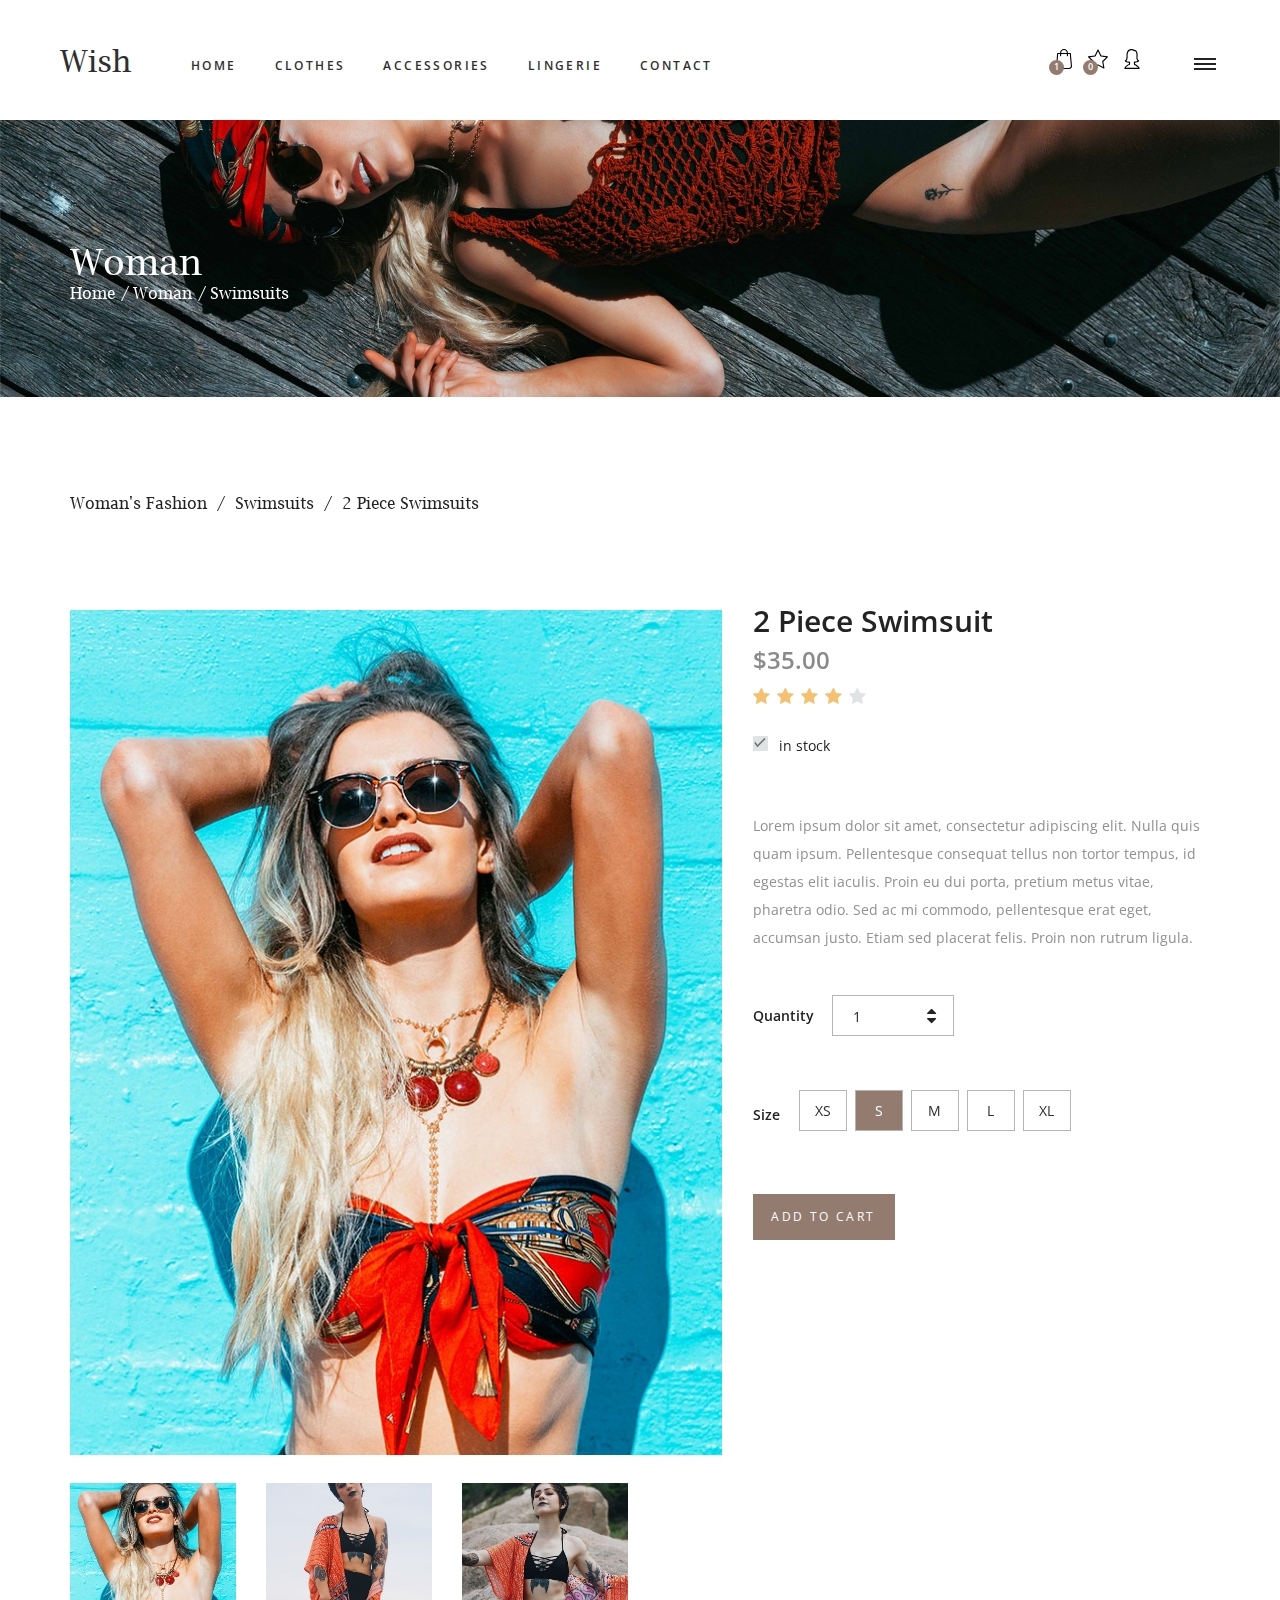
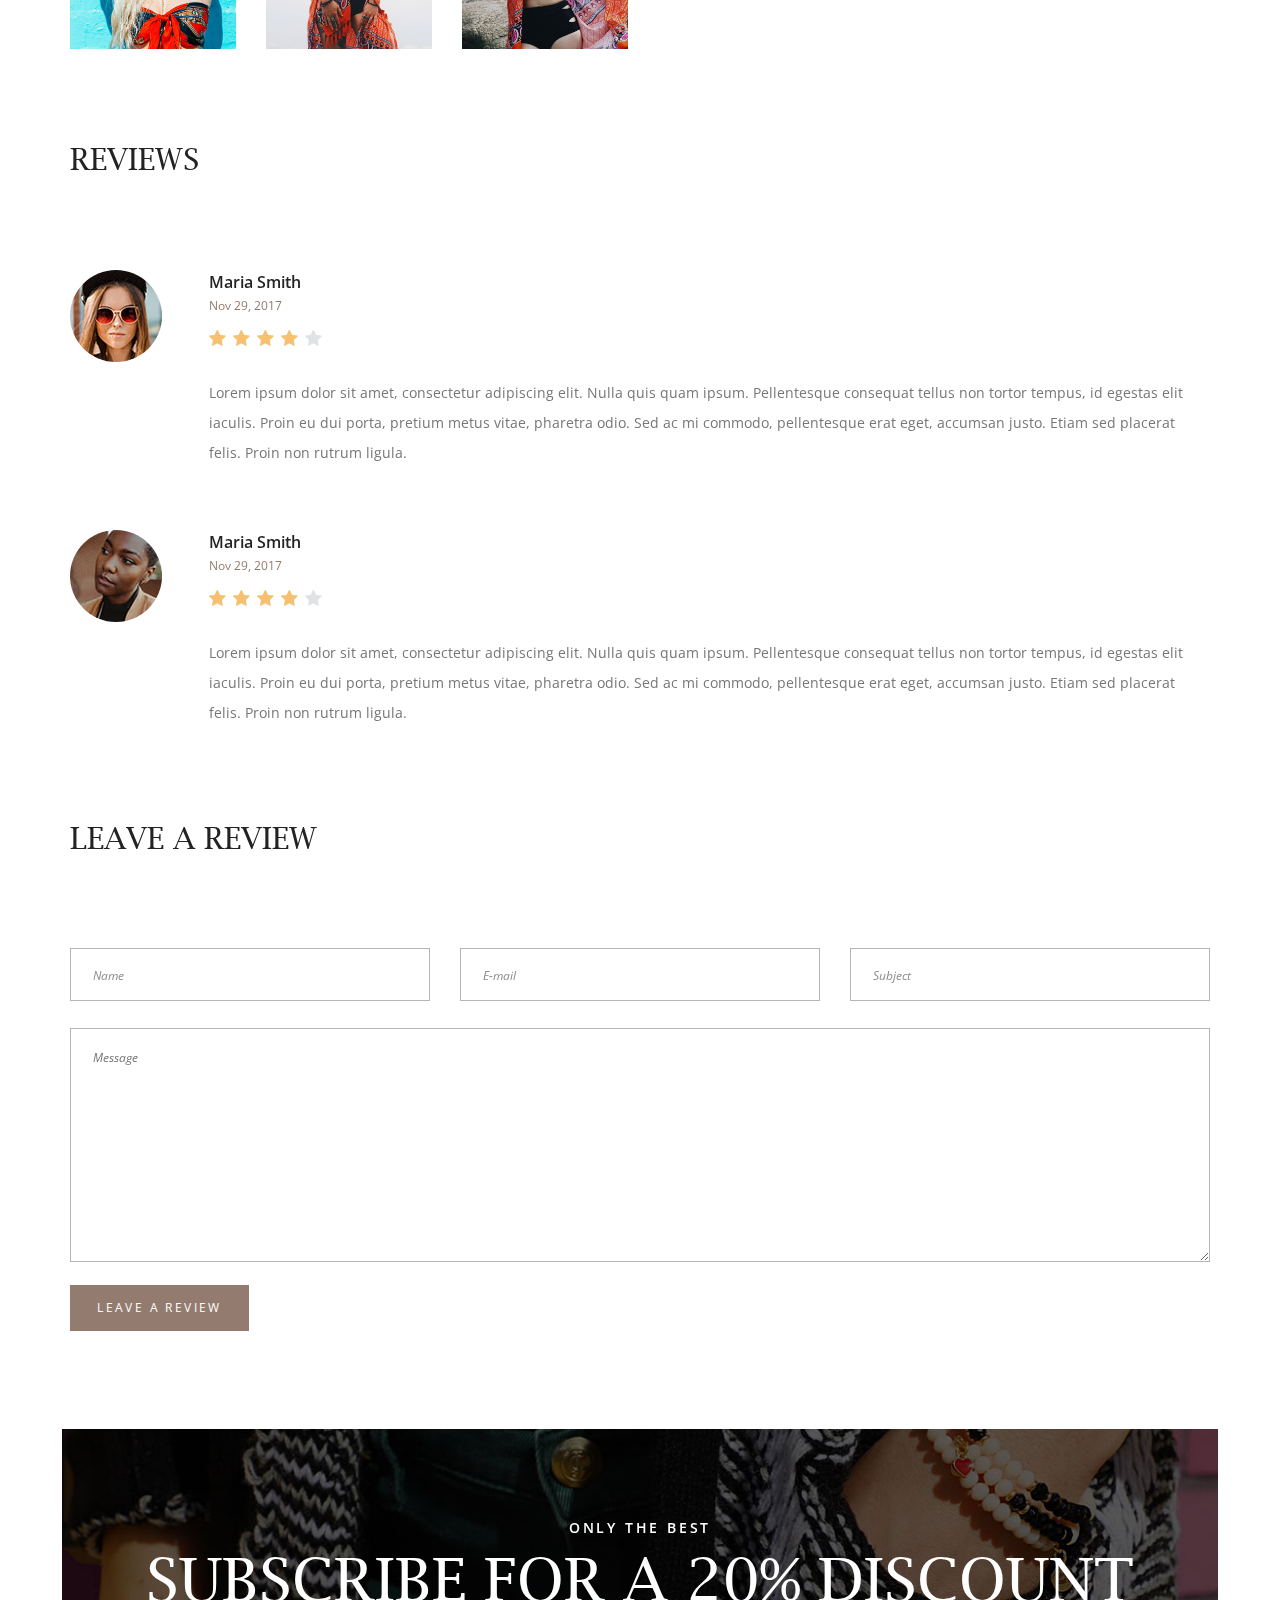
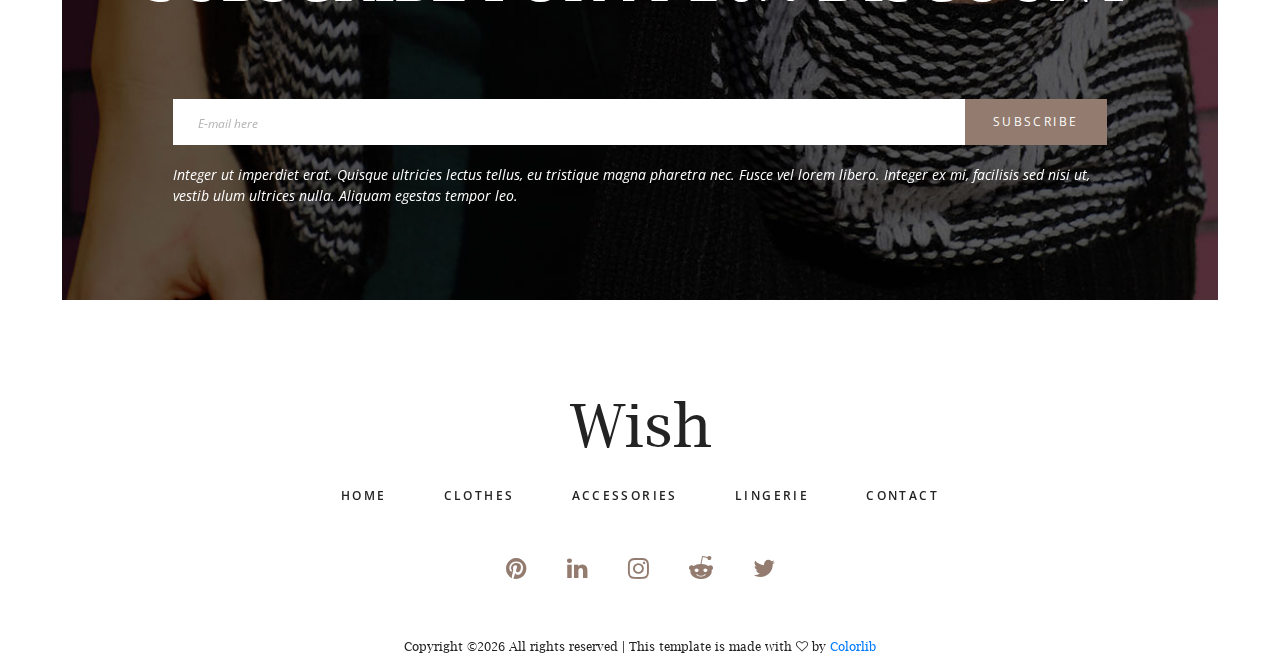
<file: product.html>
<!DOCTYPE html>
<html lang="en">
<head>
<title>Product</title>
<meta charset="utf-8">
<meta http-equiv="X-UA-Compatible" content="IE=edge">
<meta name="description" content="Wish shop project">
<meta name="viewport" content="width=device-width, initial-scale=1">
<link rel="stylesheet" type="text/css" href="styles/bootstrap4/bootstrap.min.css">
<link href="plugins/font-awesome-4.7.0/css/font-awesome.min.css" rel="stylesheet" type="text/css">
<link rel="stylesheet" type="text/css" href="styles/product.css">
<link rel="stylesheet" type="text/css" href="styles/product_responsive.css">
</head>
<body>

<div class="super_container">
	
	<!-- Header -->

	<header class="header">
		<div class="header_inner d-flex flex-row align-items-center justify-content-start">
			<div class="logo"><a href="#">Wish</a></div>
			<nav class="main_nav">
				<ul>
					<li><a href="index.html">home</a></li>
					<li><a href="categories.html">clothes</a></li>
					<li><a href="categories.html">accessories</a></li>
					<li><a href="categories.html">lingerie</a></li>
					<li><a href="contact.html">contact</a></li>
				</ul>
			</nav>
			<div class="header_content ml-auto">
				<div class="search header_search">
					<form action="#">
						<input type="search" class="search_input" required="required">
						<button type="submit" id="search_button" class="search_button"><img src="images/magnifying-glass.svg" alt=""></button>
					</form>
				</div>
				<div class="shopping">
					<!-- Cart -->
					<a href="#">
						<div class="cart">
							<img src="images/shopping-bag.svg" alt="">
							<div class="cart_num_container">
								<div class="cart_num_inner">
									<div class="cart_num">1</div>
								</div>
							</div>
						</div>
					</a>
					<!-- Star -->
					<a href="#">
						<div class="star">
							<img src="images/star.svg" alt="">
							<div class="star_num_container">
								<div class="star_num_inner">
									<div class="star_num">0</div>
								</div>
							</div>
						</div>
					</a>
					<!-- Avatar -->
					<a href="#">
						<div class="avatar">
							<img src="images/avatar.svg" alt="">
						</div>
					</a>
				</div>
			</div>

			<div class="burger_container d-flex flex-column align-items-center justify-content-around menu_mm"><div></div><div></div><div></div></div>
		</div>
	</header>

	<!-- Menu -->

	<div class="menu d-flex flex-column align-items-end justify-content-start text-right menu_mm trans_400">
		<div class="menu_close_container"><div class="menu_close"><div></div><div></div></div></div>
		<div class="logo menu_mm"><a href="#">Wish</a></div>
		<div class="search">
			<form action="#">
				<input type="search" class="search_input menu_mm" required="required">
				<button type="submit" id="search_button_menu" class="search_button menu_mm"><img class="menu_mm" src="images/magnifying-glass.svg" alt=""></button>
			</form>
		</div>
		<nav class="menu_nav">
			<ul class="menu_mm">
				<li class="menu_mm"><a href="index.html">home</a></li>
				<li class="menu_mm"><a href="#">clothes</a></li>
				<li class="menu_mm"><a href="#">accessories</a></li>
				<li class="menu_mm"><a href="#">lingerie</a></li>
				<li class="menu_mm"><a href="#">contact</a></li>
			</ul>
		</nav>
	</div>

	<!-- Home -->

	<div class="home">
		<div class="home_background parallax-window" data-parallax="scroll" data-image-src="images/product.jpg" data-speed="0.8"></div>
		<div class="container">
			<div class="row">
				<div class="col">
					<div class="home_container">
						<div class="home_content">
							<div class="home_title">Woman</div>
							<div class="breadcrumbs">
								<ul>
									<li><a href="index.html">Home</a></li>
									<li>Woman</li>
									<li>Swimsuits</li>
								</ul>
							</div>
						</div>
					</div>
				</div>
			</div>
		</div>
	</div>

	<!-- Product -->

	<div class="product">
		<div class="container">
			<div class="row">
				<div class="col">
					<div class="current_page">
						<ul>
							<li><a href="categories.html">Woman's Fashion</a></li>
							<li><a href="categories.html">Swimsuits</a></li>
							<li>2 Piece Swimsuits</li>
						</ul>
					</div>
				</div>
			</div>
			<div class="row product_row">

				<!-- Product Image -->
				<div class="col-lg-7">
					<div class="product_image">
						<div class="product_image_large"><img src="images/product_image_1.jpg" alt=""></div>
						<div class="product_image_thumbnails d-flex flex-row align-items-start justify-content-start">
							<div class="product_image_thumbnail" style="background-image:url(images/product_image_1.jpg)" data-image="images/product_image_1.jpg"></div>
							<div class="product_image_thumbnail" style="background-image:url(images/product_image_2.jpg)" data-image="images/product_image_2.jpg"></div>
							<div class="product_image_thumbnail" style="background-image:url(images/product_image_4.jpg)" data-image="images/product_image_4.jpg"></div>
						</div>
					</div>
				</div>

				<!-- Product Content -->
				<div class="col-lg-5">
					<div class="product_content">
						<div class="product_name">2 Piece Swimsuit</div>
						<div class="product_price">$35.00</div>
						<div class="rating rating_4" data-rating="4">
							<i class="fa fa-star"></i>
							<i class="fa fa-star"></i>
							<i class="fa fa-star"></i>
							<i class="fa fa-star"></i>
							<i class="fa fa-star"></i>
						</div>
						<!-- In Stock -->
						<div class="in_stock_container">
							<div class="in_stock in_stock_true"></div>
							<span>in stock</span>
						</div>
						<div class="product_text">
							<p>Lorem ipsum dolor sit amet, consectetur adipiscing elit. Nulla quis quam ipsum. Pellentesque consequat tellus non tortor tempus, id egestas elit iaculis. Proin eu dui porta, pretium metus vitae, pharetra odio. Sed ac mi commodo, pellentesque erat eget, accumsan justo. Etiam sed placerat felis. Proin non rutrum ligula.</p>
						</div>
						<!-- Product Quantity -->
						<div class="product_quantity_container">
							<span>Quantity</span>
							<div class="product_quantity clearfix">
								<input id="quantity_input" type="text" pattern="[0-9]*" value="1">
								<div class="quantity_buttons">
									<div id="quantity_inc_button" class="quantity_inc quantity_control"><i class="fa fa-caret-up" aria-hidden="true"></i></div>
									<div id="quantity_dec_button" class="quantity_dec quantity_control"><i class="fa fa-caret-down" aria-hidden="true"></i></div>
								</div>
							</div>
						</div>
						<!-- Product Size -->
						<div class="product_size_container">
							<span>Size</span>
							<div class="product_size">
								<ul class="d-flex flex-row align-items-start justify-content-start">
									<li>
										<input type="radio" id="radio_1" name="product_radio" class="regular_radio radio_1">
										<label for="radio_1">XS</label>
									</li>
									<li>
										<input type="radio" id="radio_2" name="product_radio" class="regular_radio radio_2" checked>
										<label for="radio_2">S</label>
									</li>
									<li>
										<input type="radio" id="radio_3" name="product_radio" class="regular_radio radio_3">
										<label for="radio_3">M</label>
									</li>
									<li>
										<input type="radio" id="radio_4" name="product_radio" class="regular_radio radio_4">
										<label for="radio_4">L</label>
									</li>
									<li>
										<input type="radio" id="radio_5" name="product_radio" class="regular_radio radio_5">
										<label for="radio_5">XL</label>
									</li>
								</ul>
							</div>
							<div class="button cart_button"><a href="#">add to cart</a></div>
						</div>
					</div>
				</div>
			</div>

			<!-- Reviews -->

			<div class="row">
				<div class="col">
					<div class="reviews">
						<div class="reviews_title">reviews</div>
						<div class="reviews_container">
							<ul>
								<!-- Review -->
								<li class=" review clearfix">
									<div class="review_image"><img src="images/review_1.jpg" alt=""></div>
									<div class="review_content">
										<div class="review_name"><a href="#">Maria Smith</a></div>
										<div class="review_date">Nov 29, 2017</div>
										<div class="rating rating_4 review_rating" data-rating="4">
											<i class="fa fa-star"></i>
											<i class="fa fa-star"></i>
											<i class="fa fa-star"></i>
											<i class="fa fa-star"></i>
											<i class="fa fa-star"></i>
										</div>
										<div class="review_text">
											<p>Lorem ipsum dolor sit amet, consectetur adipiscing elit. Nulla quis quam ipsum. Pellentesque consequat tellus non tortor tempus, id egestas elit iaculis. Proin eu dui porta, pretium metus vitae, pharetra odio. Sed ac mi commodo, pellentesque erat eget, accumsan justo. Etiam sed placerat felis. Proin non rutrum ligula. </p>
										</div>
									</div>
								</li>
								<!-- Review -->
								<li class=" review clearfix">
									<div class="review_image"><img src="images/review_2.jpg" alt=""></div>
									<div class="review_content">
										<div class="review_name"><a href="#">Maria Smith</a></div>
										<div class="review_date">Nov 29, 2017</div>
										<div class="rating rating_4 review_rating" data-rating="4">
											<i class="fa fa-star"></i>
											<i class="fa fa-star"></i>
											<i class="fa fa-star"></i>
											<i class="fa fa-star"></i>
											<i class="fa fa-star"></i>
										</div>
										<div class="review_text">
											<p>Lorem ipsum dolor sit amet, consectetur adipiscing elit. Nulla quis quam ipsum. Pellentesque consequat tellus non tortor tempus, id egestas elit iaculis. Proin eu dui porta, pretium metus vitae, pharetra odio. Sed ac mi commodo, pellentesque erat eget, accumsan justo. Etiam sed placerat felis. Proin non rutrum ligula. </p>
										</div>
									</div>
								</li>
							</ul>
						</div>
					</div>
				</div>
			</div>

			<!-- Leave a Review -->

			<div class="row">
				<div class="col">
					<div class="review_form_container">
						<div class="review_form_title">leave a review</div>
						<div class="review_form_content">
							<form action="#" id="review_form" class="review_form">
								<div class="d-flex flex-md-row flex-column align-items-start justify-content-between">
									<input type="text" class="review_form_input" placeholder="Name" required="required">
									<input type="email" class="review_form_input" placeholder="E-mail" required="required">
									<input type="text" class="review_form_input" placeholder="Subject">
								</div>
								<textarea class="review_form_text" name="review_form_text" placeholder="Message"></textarea>
								<button type="submit" class="review_form_button">leave a review</button>
							</form>
						</div>
					</div>
				</div>
			</div>
		</div>		
	</div>

	<!-- Newsletter -->

	<div class="newsletter">
		<div class="newsletter_content">
			<div class="newsletter_image" style="background-image:url(images/newsletter.jpg)"></div>
			<div class="container">
				<div class="row">
					<div class="col">
						<div class="section_title_container text-center">
							<div class="section_subtitle">only the best</div>
							<div class="section_title">subscribe for a 20% discount</div>
						</div>
					</div>
				</div>
				<div class="row newsletter_container">
					<div class="col-lg-10 offset-lg-1">
						<div class="newsletter_form_container">
							<form action="#">
								<input type="email" class="newsletter_input" required="required" placeholder="E-mail here">
								<button type="submit" class="newsletter_button">subscribe</button>
							</form>
						</div>
						<div class="newsletter_text">Integer ut imperdiet erat. Quisque ultricies lectus tellus, eu tristique magna pharetra nec. Fusce vel lorem libero. Integer ex mi, facilisis sed nisi ut, vestib ulum ultrices nulla. Aliquam egestas tempor leo.</div>
					</div>
				</div>
			</div>
		</div>
	</div>

	<!-- Footer -->

	<footer class="footer">
		<div class="container">
			<div class="row">
				<div class="col text-center">
					<div class="footer_logo"><a href="#">Wish</a></div>
					<nav class="footer_nav">
						<ul>
							<li><a href="index.html">home</a></li>
							<li><a href="categories.html">clothes</a></li>
							<li><a href="categories.html">accessories</a></li>
							<li><a href="categories.html">lingerie</a></li>
							<li><a href="contact.html">contact</a></li>
						</ul>
					</nav>
					<div class="footer_social">
						<ul>
							<li><a href="#"><i class="fa fa-pinterest" aria-hidden="true"></i></a></li>
							<li><a href="#"><i class="fa fa-linkedin" aria-hidden="true"></i></a></li>
							<li><a href="#"><i class="fa fa-instagram" aria-hidden="true"></i></a></li>
							<li><a href="#"><i class="fa fa-reddit-alien" aria-hidden="true"></i></a></li>
							<li><a href="#"><i class="fa fa-twitter" aria-hidden="true"></i></a></li>
						</ul>
					</div>
					<div class="copyright"><!-- Link back to Colorlib can't be removed. Template is licensed under CC BY 3.0. -->
Copyright &copy;<script>document.write(new Date().getFullYear());</script> All rights reserved | This template is made with <i class="fa fa-heart-o" aria-hidden="true"></i> by <a href="https://colorlib.com" target="_blank">Colorlib</a>
<!-- Link back to Colorlib can't be removed. Template is licensed under CC BY 3.0. --></div>
				</div>
			</div>
		</div>
	</footer>
</div>

<script src="js/jquery-3.2.1.min.js"></script>
<script src="styles/bootstrap4/popper.js"></script>
<script src="styles/bootstrap4/bootstrap.min.js"></script>
<script src="plugins/easing/easing.js"></script>
<script src="plugins/parallax-js-master/parallax.min.js"></script>
<script src="js/product_custom.js"></script>
</body>
</html>
</file>
<file: styles/product.css>
@charset "utf-8";
/* CSS Document */

/******************************

[Table of Contents]

1. Fonts
2. Body and some general stuff
3. Header
	3.1 Header - Logo
	3.2 Header - Main Navigation
	3.3 Header - Search
	3.4 Header - Shopping
	3.5 Header - Burger
4. Home
5. Menu
6. Product
	6.1 Current Page
	6.2 Product Image
	6.3 Product Content
7. Reviews
8. Review Form
9. Newsletter
10. Footer


******************************/

/***********
1. Fonts
***********/

@import url('https://fonts.googleapis.com/css?family=Open+Sans:300,400,600,700,800');
@font-face
{
	font-family: 'Lucida';
	src: url('../fonts/lucida_bright_regular.ttf')  format('truetype');
}
@font-face
{
	font-family: 'Lucida';
	src: url('../fonts/lucida_bright_demi.ttf')  format('truetype');
	font-weight: 700;
}
@font-face
{
	font-family: 'Beyond';
	src: url('../fonts/beyond_the_mountains.otf')  format('opentype'),
		 url('../fonts/beyond_the_mountains.ttf')  format('truetype');
}

/*********************************
2. Body and some general stuff
*********************************/

*
{
	margin: 0;
	padding: 0;
	-webkit-font-smoothing: antialiased;
	-webkit-text-shadow: rgba(0,0,0,.01) 0 0 1px;
	text-shadow: rgba(0,0,0,.01) 0 0 1px;
}
body
{
	font-family: 'Open Sans', sans-serif;
	font-size: 14px;
	font-weight: 400;
	background: #FFFFFF;
	color: #2f2f2f;
}
div
{
	display: block;
	position: relative;
	-webkit-box-sizing: border-box;
    -moz-box-sizing: border-box;
    box-sizing: border-box;
}
ul
{
	list-style: none;
	margin-bottom: 0px;
}
p
{
	font-family: 'Open Sans', sans-serif;
	font-size: 14px;
	line-height: 2;
	font-weight: 400;
	color: #929191;
	-webkit-font-smoothing: antialiased;
	-webkit-text-shadow: rgba(0,0,0,.01) 0 0 1px;
	text-shadow: rgba(0,0,0,.01) 0 0 1px;
}
p a
{
	display: inline;
	position: relative;
	color: inherit;
	border-bottom: solid 1px #ffa07f;
	-webkit-transition: all 200ms ease;
	-moz-transition: all 200ms ease;
	-ms-transition: all 200ms ease;
	-o-transition: all 200ms ease;
	transition: all 200ms ease;
}
a, a:hover, a:visited, a:active, a:link
{
	text-decoration: none;
	-webkit-font-smoothing: antialiased;
	-webkit-text-shadow: rgba(0,0,0,.01) 0 0 1px;
	text-shadow: rgba(0,0,0,.01) 0 0 1px;
}
p a:active
{
	position: relative;
	color: #FF6347;
}
p a:hover
{
	color: #FFFFFF;
	background: #ffa07f;
}
p a:hover::after
{
	opacity: 0.2;
}
::selection
{
	
}
p::selection
{
	
}
h1{font-size: 48px;}
h2{font-size: 36px;}
h3{font-size: 24px;}
h4{font-size: 18px;}
h5{font-size: 14px;}
h1, h2, h3, h4, h5, h6
{
	font-family: 'Open Sans', sans-serif;
	-webkit-font-smoothing: antialiased;
	-webkit-text-shadow: rgba(0,0,0,.01) 0 0 1px;
	text-shadow: rgba(0,0,0,.01) 0 0 1px;
}
h1::selection, 
h2::selection, 
h3::selection, 
h4::selection, 
h5::selection, 
h6::selection
{
	
}
.form-control
{
	color: #db5246;
}
section
{
	display: block;
	position: relative;
	box-sizing: border-box;
}
.clear
{
	clear: both;
}
.clearfix::before, .clearfix::after
{
	content: "";
	display: table;
}
.clearfix::after
{
	clear: both;
}
.clearfix
{
	zoom: 1;
}
.float_left
{
	float: left;
}
.float_right
{
	float: right;
}
.trans_200
{
	-webkit-transition: all 200ms ease;
	-moz-transition: all 200ms ease;
	-ms-transition: all 200ms ease;
	-o-transition: all 200ms ease;
	transition: all 200ms ease;
}
.trans_300
{
	-webkit-transition: all 300ms ease;
	-moz-transition: all 300ms ease;
	-ms-transition: all 300ms ease;
	-o-transition: all 300ms ease;
	transition: all 300ms ease;
}
.trans_400
{
	-webkit-transition: all 400ms ease;
	-moz-transition: all 400ms ease;
	-ms-transition: all 400ms ease;
	-o-transition: all 400ms ease;
	transition: all 400ms ease;
}
.trans_500
{
	-webkit-transition: all 500ms ease;
	-moz-transition: all 500ms ease;
	-ms-transition: all 500ms ease;
	-o-transition: all 500ms ease;
	transition: all 500ms ease;
}
.fill_height
{
	height: 100%;
}
.super_container
{
	width: 100%;
	overflow: hidden;
}
.prlx_parent
{
	overflow: hidden;
}
.prlx
{
	height: 130% !important;
}
.parallax-window
{
    min-height: 400px;
    background: transparent;
}
.nopadding
{
	padding: 0px !important;
}
.section_title_container
{

}
.section_subtitle
{
	font-size: 14px;
	font-weight: 600;
	color: #937c6f;
	text-transform: uppercase;
	letter-spacing: 0.2em;
}
.section_title
{
	font-family: 'Lucida', serif;
	font-size: 60px;
	text-transform: uppercase;
	color: #2f2f2f;
	margin-top: -4px;
}
.button
{
	width: 142px;
	height: 46px;
	background: #937c6f;
	text-align: center;
	-webkit-transition: all 200ms ease;
	-moz-transition: all 200ms ease;
	-ms-transition: all 200ms ease;
	-o-transition: all 200ms ease;
	transition: all 200ms ease;
}
.button a
{
	display: block;
	font-size: 12px;
	text-transform: uppercase;
	color: #FFFFFF;
	letter-spacing: 0.2em;
	line-height: 46px;
	-webkit-transition: all 200ms ease;
	-moz-transition: all 200ms ease;
	-ms-transition: all 200ms ease;
	-o-transition: all 200ms ease;
	transition: all 200ms ease;
}
.button:hover
{
	background: #e0e3e4;
}
.button:hover a
{
	color: #232323;
}

/*********************************
3. Header
*********************************/

.header
{
	position: fixed;
	top: 0;
	left: 0;
	width: 100%;
	height: 120px;
	background: #FFFFFF;
	z-index: 100;
	padding-left: 60px;
	padding-right: 64px;
	-webkit-transition: all 200ms ease;
	-moz-transition: all 200ms ease;
	-ms-transition: all 200ms ease;
	-o-transition: all 200ms ease;
	transition: all 200ms ease;
}
.header.scrolled
{
	height: 80px;
}
.header_inner
{
	width: 100%;
	height: 100%;
}

/*********************************
3.1 Header - Logo
*********************************/

.logo a
{
	font-family: 'Lucida', serif;
	font-size: 30px;
	color: #2f2f2f;
}

/*********************************
3.2 Header - Main Navigation
*********************************/

.main_nav
{
	padding-left: 252px;
	-webkit-transform: translateY(4px);
	-moz-transform: translateY(4px);
	-ms-transform: translateY(4px);
	-o-transform: translateY(4px);
	transform: translateY(4px);
}
.main_nav ul li
{
	display: inline-block;
	margin-right: 50px;
}
.main_nav ul li:last-child
{
	margin-right: 0;
}
.main_nav ul li a
{
	font-size: 12px;
	text-transform: uppercase;
	color: #2f2f2f;
	font-weight: 600;
	letter-spacing: 0.2em;
	-webkit-transition: all 200ms ease;
	-moz-transition: all 200ms ease;
	-ms-transition: all 200ms ease;
	-o-transition: all 200ms ease;
	transition: all 200ms ease;
}
.main_nav ul li a:hover
{
	color: #937c6f;
}

/*********************************
3.3 Header - Search
*********************************/

.search
{
	display: inline-block;
	width: 400px;
	-webkit-transform: translateY(2px);
	-moz-transform: translateY(2px);
	-ms-transform: translateY(2px);
	-o-transform: translateY(2px);
	transform: translateY(2px);
}
.search_input
{
	width: 100%;
	height: 43px;
	background: #f9f5f5;
	border: none;
	outline: none;
	padding-left: 20px;
}
.search_button
{
	position: absolute;
	top: 45%;
	-webkit-transform: translateY(-50%);
	-moz-transform: translateY(-50%);
	-ms-transform: translateY(-50%);
	-o-transform: translateY(-50%);
	transform: translateY(-50%);
	right: 10px;
	width: 19px;
	height: 19px;
	background: transparent;
	border: none;
	outline: none;
}
.search_button:focus
{
	outline: none !important;
}
.search_button img
{
	max-width: 100%;
}

/*********************************
3.4 Header - Shopping
*********************************/

.shopping
{
	display: inline-block;
	margin-left: 111px;
	padding-right: 161px;
	-webkit-transform: translateY(-2px);
	-moz-transform: translateY(-2px);
	-ms-transform: translateY(-2px);
	-o-transform: translateY(-2px);
	transform: translateY(-2px);
}
.shopping a
{
	display: inline-block;
	margin-right: 10px;
}
.shopping a:last-child
{
	margin-right: 0;
}
.cart_num_container,
.star_num_container
{
	position: absolute;
	top: 13px;
	left: -5px;
	width: 15px;
	height: 15px;
	background: #937c6f;
	border-radius: 50%;
}
.cart_num_inner,
.star_num_inner
{
	width: 100%;
	height: 100%;
}
.cart_num,
.star_num
{
	position: absolute;
	top: 50%;
	left: 50%;
	-webkit-transform: translate(-50%, -50%);
	-moz-transform: translate(-50%, -50%);
	-ms-transform: translate(-50%, -50%);
	-o-transform: translate(-50%, -50%);
	transform: translate(-50%, -50%);
	font-size: 9px;
	font-weight: 600;
	color: #FFFFFF;
}
.star img
{
	width: 20px;
	height: 20px;
}
.avatar img
{
	width: 20px;
	height: 20px;
}

/*********************************
3.5 Header - Burger
*********************************/

.burger_container
{
	position: absolute;
	top: calc(50% + 4px);
	-webkit-transform: translateY(-50%);
	-moz-transform: translateY(-50%);
	-ms-transform: translateY(-50%);
	-o-transform: translateY(-50%);
	transform: translateY(-50%);
	right: 0;
	width: 22px;
	height: 16px;
	cursor: pointer;
}
.burger_container div
{
	width: 100%;
	height: 2px;
	background: #232323;
	-webkit-transition: all 200ms ease;
	-moz-transition: all 200ms ease;
	-ms-transition: all 200ms ease;
	-o-transition: all 200ms ease;
	transition: all 200ms ease;
	pointer-events: none;
}
.burger_container:hover div
{
	background: #937c6f;
}

/*********************************
4. Home
*********************************/

.home
{
	width: 100%;
}
.home_background
{
	position: absolute;
	top: 0;
	left: 0;
	width: 100%;
	height: 100%;
}
.home_container
{
	width: 100%;
	height: 397px;
}
.home_content
{
	position: absolute;
	left: 0;
	top: 62.4%;
}
.home_title
{
	font-family: 'Lucida', serif;
	font-size: 36px;
	color: #FFFFFF;
	line-height: 0.75;
}
.breadcrumbs
{
	margin-top: 6px;
}
.breadcrumbs ul li
{
	display: inline-block;
	position: relative;
	font-family: 'Lucida', serif;
	font-size: 16px;
	color: #FFFFFF;
}
.breadcrumbs ul li a
{
	font-family: 'Lucida', serif;
	font-size: 16px;
	color: #FFFFFF;
	-webkit-transition: all 200ms ease;
	-moz-transition: all 200ms ease;
	-ms-transition: all 200ms ease;
	-o-transition: all 200ms ease;
	transition: all 200ms ease;
}
.breadcrumbs ul li::after
{
	display: inline-block;
	content: '/';
	margin-left: 6px;
}
.breadcrumbs ul li:last-child::after
{
	display: none;
}
.breadcrumbs ul li a:hover
{
	color: #937c6f;
}

/*********************************
5. Menu
*********************************/

.menu
{
	position: fixed;
	top: 0;
	right: -400px;
	width: 400px;
	height: 100vh;
	background: #FFFFFF;
	z-index: 101;
	padding-right: 60px;
	padding-top: 87px;
	padding-left: 50px;
}
.menu.active
{
	right: 0;
}
.menu_close_container
{
	position: absolute;
	top: 30px;
	right: 60px;
	width: 18px;
	height: 18px;
	transform-origin: center center;
	-webkit-transform: rotate(45deg);
	-moz-transform: rotate(45deg);
	-ms-transform: rotate(45deg);
	-o-transform: rotate(45deg);
	transform: rotate(45deg);
	cursor: pointer;
}
.menu_close
{
	width: 100%;
	height: 100%;
	transform-style: preserve-3D;
}
.menu_close div
{
	width: 100%;
	height: 2px;
	background: #232323;
	top: 8px;
	-webkit-transition: all 200ms ease;
	-moz-transition: all 200ms ease;
	-ms-transition: all 200ms ease;
	-o-transition: all 200ms ease;
	transition: all 200ms ease;
}
.menu_close div:last-of-type
{
	-webkit-transform: rotate(90deg) translateX(-2px);
	-moz-transform: rotate(90deg) translateX(-2px);
	-ms-transform: rotate(90deg) translateX(-2px);
	-o-transform: rotate(90deg) translateX(-2px);
	transform: rotate(90deg) translateX(-2px);
	transform-origin: center;
}
.menu_close:hover div
{
	background: #937c6f;
}
.menu .logo
{
	margin-bottom: 60px;
}
.menu_nav ul li
{
	margin-bottom: 11px;
}
.menu_nav ul li a
{
	font-size: 12px;
	text-transform: uppercase;
	color: #2f2f2f;
	font-weight: 600;
	letter-spacing: 0.2em;
	-webkit-transition: all 200ms ease;
	-moz-transition: all 200ms ease;
	-ms-transition: all 200ms ease;
	-o-transition: all 200ms ease;
	transition: all 200ms ease;
}
.menu_nav ul li a:hover
{
	color: #937c6f;
}
.menu .search
{
	width: 100%;
	margin-bottom: 67px;
}

/*********************************
6. Product
*********************************/

.product
{
	padding-top: 94px;
	padding-bottom: 98px;
	background: #FFFFFF;
}

/*********************************
6.1 Current Page
*********************************/

.current_page
{
	
}
.current_page ul li
{
	display: inline-block;
	position: relative;
	font-family: 'Lucida', serif;
	font-size: 16px;
	color: #232323;
}
.current_page ul li::after
{
	display: inline-block;
	content: '/';
	margin-left: 10px;
	margin-right: 6px;
}
.current_page ul li:last-child::after
{
	display: none;
}
.current_page ul li a
{
	font-family: 'Lucida', serif;
	font-size: 16px;
	color: #232323;
	-webkit-transition: all 200ms ease;
	-moz-transition: all 200ms ease;
	-ms-transition: all 200ms ease;
	-o-transition: all 200ms ease;
	transition: all 200ms ease;
}
.current_page ul li a:hover
{
	color: #937c6f;
}

/*********************************
6.2 Product Image
*********************************/

.product_row
{
	margin-top: 95px;
}
.product_image
{
	
}
.product_image_large
{
	width: 100%;
}
.product_image_large img
{
	max-width: 100%;
}
.product_image_thumbnails
{
	margin-top: 28px;
}
.product_image_thumbnail
{
	width: 166px;
	height: 166px;
	background-repeat: no-repeat;
	background-size: cover;
	background-position: center center;
	margin-right: 30px;
	cursor: pointer;
}
.product_image_thumbnail:last-child
{
	margin-right: 0;
}

/*********************************
6.3 Product Content
*********************************/

.product_name
{
	font-size: 30px;
	font-weight: 600;
	color: #232323;
	line-height: 0.75;
}
.product_price
{
	font-size: 24px;
	font-weight: 600;
	margin-top: 9px;
	color: #8a8a8a;
}
.rating
{
	margin-top: 9px;
}
.rating i
{
	font-size: 18px;
	margin-right: 3px;
	color: #e0e3e4;
}
.rating i:last-child
{
	margin-right: 0px;
}
.rating_1 i:first-child{color: #f5c06f;}
.rating_2 i:first-child{color: #f5c06f;}
.rating_2 i:nth-child(2){color: #f5c06f;}
.rating_3 i:first-child{color: #f5c06f;}
.rating_3 i:nth-child(2){color: #f5c06f;}
.rating_3 i:nth-child(3){color: #f5c06f;}
.rating_4 i:first-child{color: #f5c06f;}
.rating_4 i:nth-child(2){color: #f5c06f;}
.rating_4 i:nth-child(3){color: #f5c06f;}
.rating_4 i:nth-child(4){color: #f5c06f;}
.rating_5 i:first-child{color: #f5c06f;}
.rating_5 i:nth-child(2){color: #f5c06f;}
.rating_5 i:nth-child(3){color: #f5c06f;}
.rating_5 i:nth-child(4){color: #f5c06f;}
.rating_5 i:nth-child(5){color: #f5c06f;}
.in_stock_container
{
	margin-top: 27px;
}
.in_stock
{
	display: inline-block;
	position: relative;
	background: #e0e3e4;
	width: 15px;
	height: 15px;
}
.in_stock.in_stock_true::after
{
	display: block;
	position: absolute;
	top: 50%;
	left: 50%;
	-webkit-transform: translate(-50%, -50%);
	-moz-transform: translate(-50%, -50%);
	-ms-transform: translate(-50%, -50%);
	-o-transform: translate(-50%, -50%);
	transform: translate(-50%, -50%);
	content: url(../images/checked.png);
}
.in_stock_container span
{
	font-size: 14px;
	color: #232323;
	margin-left: 7px;
}
.product_text
{
	margin-top: 56px;
}
.product_text p:last-of-type
{
	margin-bottom: 0;
}
.product_quantity_container
{
	margin-top: 43px;
}
.product_quantity_container span
{
	display: inline-block;
	font-size: 14px;
	font-weight: 600;
	color: #232323;
	vertical-align: middle;
}
.product_quantity
{
	display: inline-block;
	width: 122px;
	height: 41px;
	border: solid 1px #b5b5b5;
	overflow: hidden;
	padding-left: 11px;
	vertical-align: middle;
	margin-left: 14px;
}
.product_quantity input
{
	display: block;
	width: 30px;
	height: 41px;
	border: none;
	outline: none;
	font-size: 14px;
	font-weight: 400;
	color: #232323;
	text-align: left;
	padding-left: 9px;
	line-height: 39px;
	float: left;
}
.quantity_buttons
{
	position: absolute;
	top: 0;
	right: 7px;
	height: 100%;
	width: 29px;
}
.quantity_inc, 
.quantity_dec
{
	display: -webkit-box;
	display: -moz-box;
	display: -ms-flexbox;
	display: -webkit-flex;
	display: flex;
	flex-direction: column;
	align-items: center;
	width: 100%;
	height: 50%;
	cursor: pointer;
}
.quantity_control i
{
	font-size: 16px;
	color: #232323;
	pointer-events: none;
}
.quantity_control:active
{
	border: solid 1px rgba(14, 140, 228, 0.2);
}
.quantity_inc
{
	padding-bottom: 0px;
	justify-content: flex-end;
}
.quantity_inc i
{
	-webkit-transform: translateY(3px);
	-moz-transform: translateY(3px);
	-ms-transform: translateY(3px);
	-o-transform: translateY(3px);
	transform: translateY(3px);
}
.quantity_dec
{
	padding-top: 0px;
	justify-content: flex-start;
}
.quantity_dec i
{
	-webkit-transform: translateY(-3px);
	-moz-transform: translateY(-3px);
	-ms-transform: translateY(-3px);
	-o-transform: translateY(-3px);
	transform: translateY(-3px);
}
.product_size_container
{
	margin-top: 54px;
}
.product_size
{
	display: inline-block;
	vertical-align: middle;
}
.product_size_container span
{
	display: inline-block;
	vertical-align: middle;
	margin-right: 15px;
	font-size: 14px;
	font-weight: 600;
	color: #232323;
}
.regular_radio
{
	display: none;
}
.regular_radio:checked + label
{
	background: #937c6f;
	color: #FFFFFF;
}
.regular_radio + label
{
	display: -webkit-box;
	display: -moz-box;
	display: -ms-flexbox;
	display: -webkit-flex;
	display: flex;
	flex-direction: column;
	justify-content: center;
	align-items: center;
	-webkit-appearance: none;
	-moz-appearance: none;
	-ms-appearance: none;
	-o-appearance: none;
	appearance: none;
	width: 48px;
	height: 41px;
	background: #FFFFFF;
	border: solid 1px #b5b5b5;
	cursor: pointer;
	margin-right: 8px;
}
.cart_button
{
	margin-top: 55px;
}

/*********************************
7. Reviews
*********************************/

.reviews
{
	width: 100%;
	margin-top: 99px;
}
.reviews_title
{
	font-family: 'Lucida', serif;
	font-size: 30px;
	color: #232323;
	text-transform: uppercase;
	line-height: 0.75;
}
.reviews_container
{
	margin-top: 99px;
}
.review
{
	margin-bottom: 62px;
}
.reviews_container ul li:last-child
{
	margin-bottom: 0;
}
.review_image
{
	width: 92px;
	height: 92px;
	overflow: hidden;
	border-radius: 50%;
	float: left;
}
.review_image img
{
	max-width: 100%;
}
.review_content
{
	padding-left: 139px;
}
.review_name a
{
	font-size: 16px;
	font-weight: 600;
	color: #232323;
	-webkit-transition: all 200ms ease;
	-moz-transition: all 200ms ease;
	-ms-transition: all 200ms ease;
	-o-transition: all 200ms ease;
	transition: all 200ms ease;
}
.review_name a:hover
{
	color: #937c6f;
}
.review_date
{
	font-size: 12px;
	color: #937c6f;
	margin-top: 3px;
}
.review_rating
{
	margin-top: 14px;
}
.review_text
{
	margin-top: 28px;
}
.review_text p
{
	color: #777777;
	line-height: 2.14;
}
.review_text p:last-of-type
{
	margin-bottom: 0;
}

/*********************************
8. Review Form
*********************************/

.review_form_container
{
	width: 100%;
	margin-top: 99px;
}
.review_form_title
{
	font-family: 'Lucida', serif;
	font-size: 30px;
	color: #232323;
	text-transform: uppercase;
	line-height: 0.75;
}
.review_form_content
{
	margin-top: 99px;
}
.review_form
{
	width: 100%;
}
.review_form div
{
	width: 100%;
}
.review_form_input
{
	display: block;
	width: calc((100% - 60px) / 3);
	height: 53px;
	border: solid 1px #b5b5b5;
	outline: none;
	padding-left: 22px;
}
.review_form_text
{
	width: 100%;
	height: 53px;
	border: solid 1px #b5b5b5;
	outline: none;
	padding-left: 22px;
	margin-top: 27px;
	height: 234px;
	padding-top: 20px;
}
.review_form_input::-webkit-input-placeholder,
.review_form_text
{
	font-size: 12px !important;
	font-weight: 400 !important;
	font-style: italic;
	color: #8c8c8c !important;
}
.review_form_input:-moz-placeholder,
.review_form_text
{
	font-size: 12px !important;
	font-weight: 400 !important;
	font-style: italic;
	color: #8c8c8c !important;
}
.review_form_input::-moz-placeholder,
.review_form_text
{
	font-size: 12px !important;
	font-weight: 400 !important;
	font-style: italic;
	color: #8c8c8c !important;
} 
.review_form_input:-ms-input-placeholder,
.review_form_text
{ 
	font-size: 12px !important;
	font-weight: 400 !important;
	font-style: italic;
	color: #8c8c8c !important;
}
.review_form_input::input-placeholder,
.review_form_text
{
	font-size: 12px !important;
	font-weight: 400 !important;
	font-style: italic;
	color: #8c8c8c !important;
}
.review_form_button
{
	width: 179px;
	height: 46px;
	border: none;
	outline: none;
	background: #937c6f;
	color: #FFFFFF;
	font-size: 12px;
	text-transform: uppercase;
	letter-spacing: 0.2em;
	cursor: pointer;
	margin-top: 18px;
	-webkit-transition: all 200ms ease;
	-moz-transition: all 200ms ease;
	-ms-transition: all 200ms ease;
	-o-transition: all 200ms ease;
	transition: all 200ms ease;
}
.review_form_button:hover
{
	background: #e0e3e4;
	color: #232323;
}

/*********************************
9. Newsletter
*********************************/

.newsletter
{
	width: 100%;
	padding-left: 62px;
	padding-right: 62px;
}
.newsletter_content
{
	width: 100%;
	padding-top: 88px;
	padding-bottom: 94px;
}
.newsletter_image
{
	position: absolute;
	top: 0;
	left: 0;
	width: 100%;
	height: 100%;
	background-repeat: no-repeat;
	background-size: cover;
	background-position: center center;
}
.newsletter .section_subtitle,
.newsletter .section_title
{
	color: #FFFFFF;
}
.newsletter_container
{
	margin-top: 75px;
}
.newsletter_input
{
	width: 100%;
	height: 46px;
	background: #FFFFFF;
	padding-left: 25px;
	border: none;
	outline: none;
}
.newsletter_input::-webkit-input-placeholder
{
	font-size: 12px !important;
	font-weight: 400 !important;
	font-style: italic;
	color: #b3b3b3 !important;
}
.newsletter_input:-moz-placeholder
{
	font-size: 12px !important;
	font-weight: 400 !important;
	font-style: italic;
	color: #b3b3b3 !important;
}
.newsletter_input::-moz-placeholder
{
	font-size: 12px !important;
	font-weight: 400 !important;
	font-style: italic;
	color: #b3b3b3 !important;
} 
.newsletter_input:-ms-input-placeholder
{ 
	font-size: 12px !important;
	font-weight: 400 !important;
	font-style: italic;
	color: #b3b3b3 !important;
}
.newsletter_input::input-placeholder
{
	font-size: 12px !important;
	font-weight: 400 !important;
	font-style: italic;
	color: #b3b3b3 !important;
}
.newsletter_button
{
	position: absolute;
	top: 0;
	right: 0;
	width: 142px;
	height: 46px;
	background: #937c6f;
	color: #FFFFFF;
	font-size: 12px;
	letter-spacing: 0.2em;
	text-transform: uppercase;
	border: none;
	outline: none;
	cursor: pointer;
	-webkit-transition: all 200ms ease;
	-moz-transition: all 200ms ease;
	-ms-transition: all 200ms ease;
	-o-transition: all 200ms ease;
	transition: all 200ms ease;
}
.newsletter_button:hover
{
	background: #e0e3e4;
	color: #232323;
}
.newsletter_text
{
	font-size: 14px;
	font-style: italic;
	color: #FFFFFF;
	margin-top: 19px;
}

/*********************************
10. Footer
*********************************/

.footer
{
	padding-top: 80px;
}
.footer_logo a
{
	font-family: 'Lucida', serif;
	font-size: 60px;
	color: #232323;
}
.footer_nav
{
	margin-top: 14px;
}
.footer_nav ul li
{
	display: inline-block;
	margin-right: 53px;
}
.footer_nav ul li:last-child
{
	margin-right: 0;
}
.footer_nav ul li a
{
	font-size: 12px;
	text-transform: uppercase;
	color: #232323;
	font-weight: 600;
	letter-spacing: 0.2em;
	-webkit-transition: all 200ms ease;
	-moz-transition: all 200ms ease;
	-ms-transition: all 200ms ease;
	-o-transition: all 200ms ease;
	transition: all 200ms ease;
}
.footer_nav ul li a:hover
{
	color: #937c6f;
}
.footer_social
{
	margin-top: 51px;
}
.footer_social ul li
{
	display: inline-block;
	margin-right: 36px;
}
.footer_social ul li:last-child
{
	margin-right: 0;
}
.footer_social ul li a i
{
	font-size: 24px;
	color: #937c6f;
	-webkit-transition: all 200ms ease;
	-moz-transition: all 200ms ease;
	-ms-transition: all 200ms ease;
	-o-transition: all 200ms ease;
	transition: all 200ms ease;
}
.footer_social ul li a i:hover
{
	color: #e0e3e4;
}
.copyright
{
	margin-top: 56px;
	padding-bottom: 13px;
	font-family: 'Lucida', serif;
	font-size: 12px;
	color: #232323;
}
</file>
<file: styles/product_responsive.css>
@charset "utf-8";
/* CSS Document */

/******************************

[Table of Contents]

1. 1600px
2. 1440px
3. 1280px
4. 1199px
5. 1024px
6. 991px
7. 959px
8. 880px
9. 768px
10. 767px
11. 539px
12. 479px
13. 400px

******************************/

/************
1. 1800px
************/

@media only screen and (max-width: 1800px)
{
	.search
	{
		width: 200px;
	}
}

/************
1. 1600px
************/

@media only screen and (max-width: 1600px)
{
	.main_nav
	{
		padding-left: 100px;
	}
	.shopping
	{
		padding-right: 100px;
		margin-left: 100px;
	}
}

/************
2. 1440px
************/

@media only screen and (max-width: 1440px)
{
	.shopping
	{
		padding-right: 74px;
		margin-left: 60px;
	}
}

/************
3. 1380px
************/

@media only screen and (max-width: 1380px)
{
	.main_nav
	{
		padding-left: 60px;
	}
	.main_nav ul li
	{
		margin-right: 34px;
	}
	.header_search
	{
		display: none;
	}
}

/************
3. 1280px
************/

@media only screen and (max-width: 1280px)
{
	
}

/************
4. 1199px
************/

@media only screen and (max-width: 1199px)
{
	
}

/************
4. 1100px
************/

@media only screen and (max-width: 1100px)
{
	
}

/************
5. 1024px
************/

@media only screen and (max-width: 1024px)
{
	
}

/************
6. 991px
************/

@media only screen and (max-width: 991px)
{
	.main_nav
	{
		display: none;
	}
	.shopping
	{
		padding-right: 91px;
	}
	.section_title
	{
		font-size: 48px;
	}
	.product_content
	{
		margin-top: 63px;
	}
	.footer_nav ul li
	{
		margin-right: 30px;
	}
}

/************
7. 959px
************/

@media only screen and (max-width: 959px)
{
	
}

/************
8. 880px
************/

@media only screen and (max-width: 880px)
{
	
}

/************
9. 768px
************/

@media only screen and (max-width: 768px)
{
	
}

/************
10. 767px
************/

@media only screen and (max-width: 767px)
{
	.review_form_input
	{
		width: 100%;
		margin-bottom: 8px;
	}
	.review_form_text
	{
		margin-top: 0;
	}
}

/************
11. 575px
************/

@media only screen and (max-width: 575px)
{
	p{font-size: 13px;}
	.home
	{
		height: 372px;
	}
	.header
	{
		height: 70px;
		padding-left: 15px;
		padding-right: 15px;
	}
	.logo a
	{
		font-size: 24px;
	}
	.shopping
	{
		padding-right: 47px;
		margin-left: 0;
	}
	.burger_container
	{
		top: calc(50% + 1px);
	}
	.menu
	{
		width: 100%;
		right: -100%;
		padding-right: 15px;
		padding-left: 15px;
		padding-top: 21px;
	}
	.menu .search
	{
		margin-bottom: 50px;
	}
	.menu .search_input
	{
		height: 36px;
	}
	.menu_close_container
	{
		right: 15px;
	}
	.menu .logo
	{
		margin-bottom: 35px;
		margin-right: auto;
	}
	.menu.active
	{
		right: 0;
	}
	.section_subtitle
	{
		font-size: 12px;
	}
	.section_title
	{
		font-size: 28px;
	}
	.review_image
	{
		width: 52px;
		height: 52px;
	}
	.product_image_thumbnail
	{
		width: 80px;
		height: 80px;
		margin-right: 15px;
	}
	.review_content
	{
		padding-left: 67px;
	}
	.newsletter
	{
		padding-left: 15px;
		padding-right: 15px;
	}
	.newsletter_button
	{
		display: block;
		position: relative;
		margin: 0 auto;
		margin-top: 10px;
	}
	.newsletter_text
	{
		font-size: 13px;
	}
	.footer_logo a
	{
		font-size: 48px;
	}
	.footer_nav ul li
	{
		display: block;
		margin-right: 0;
		margin-bottom: 5px;
	}
	.footer_nav ul li:last-child
	{
		margin-bottom: 0;
	}
	.footer_social ul li
	{
		margin-right: 29px;
	}
	.footer_social ul li a i
	{
		font-size: 20px;
	}
}

/************
11. 539px
************/

@media only screen and (max-width: 539px)
{
	
}

/************
12. 480px
************/

@media only screen and (max-width: 480px)
{
	
}

/************
13. 479px
************/

@media only screen and (max-width: 479px)
{
	
}

/************
14. 400px
************/

@media only screen and (max-width: 400px)
{
	
}
</file>
